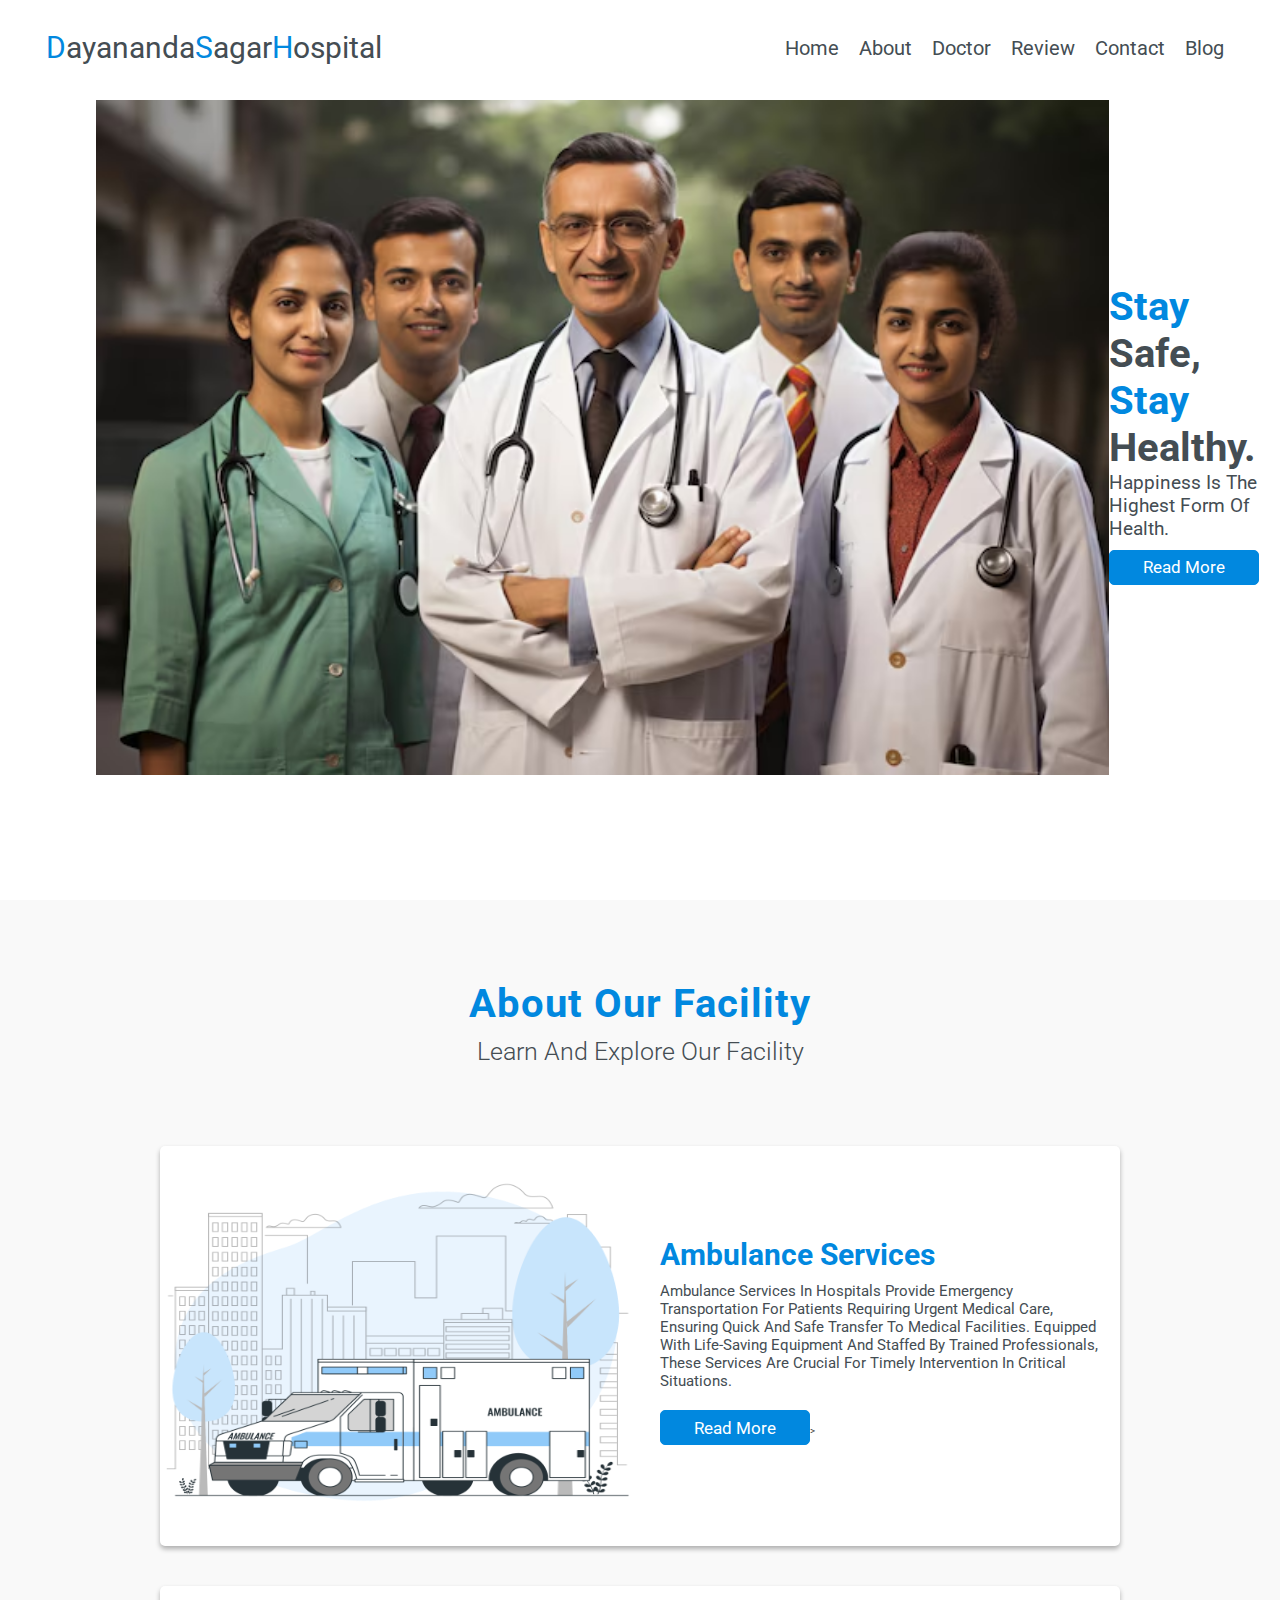
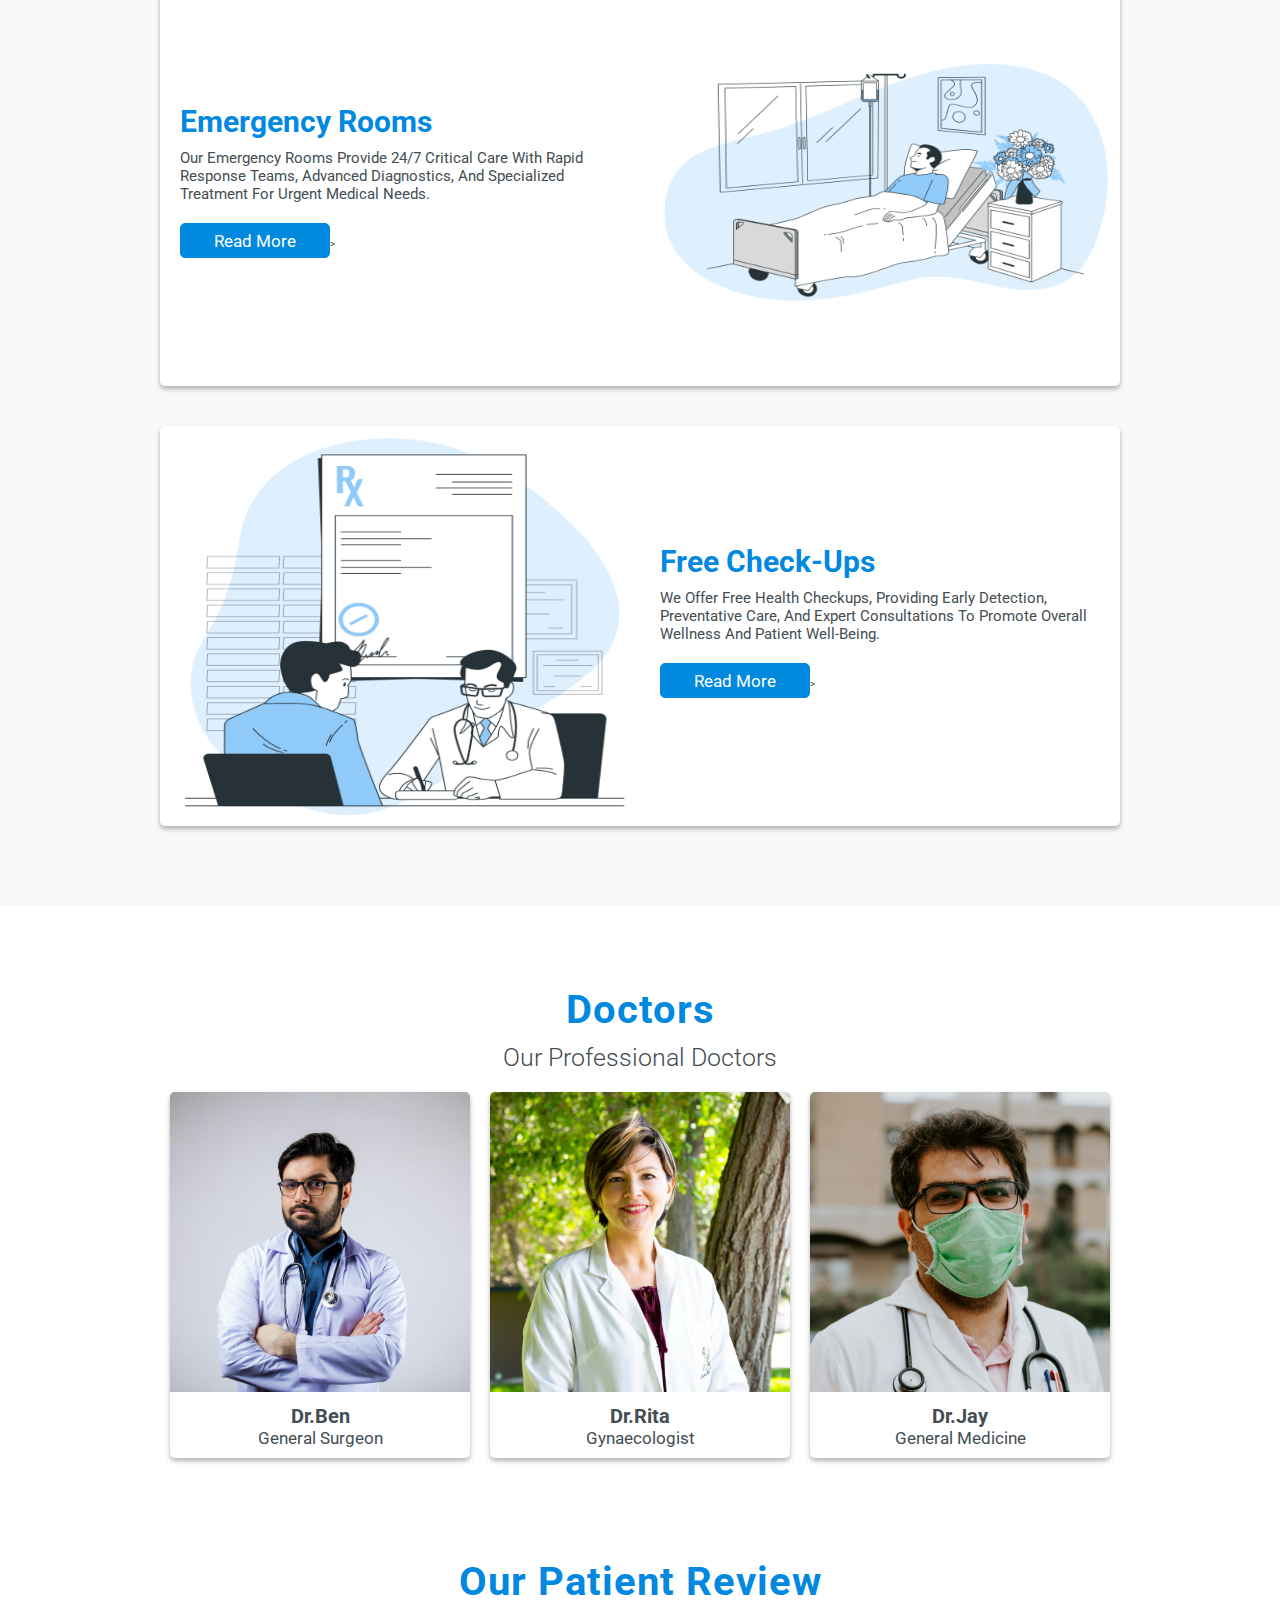
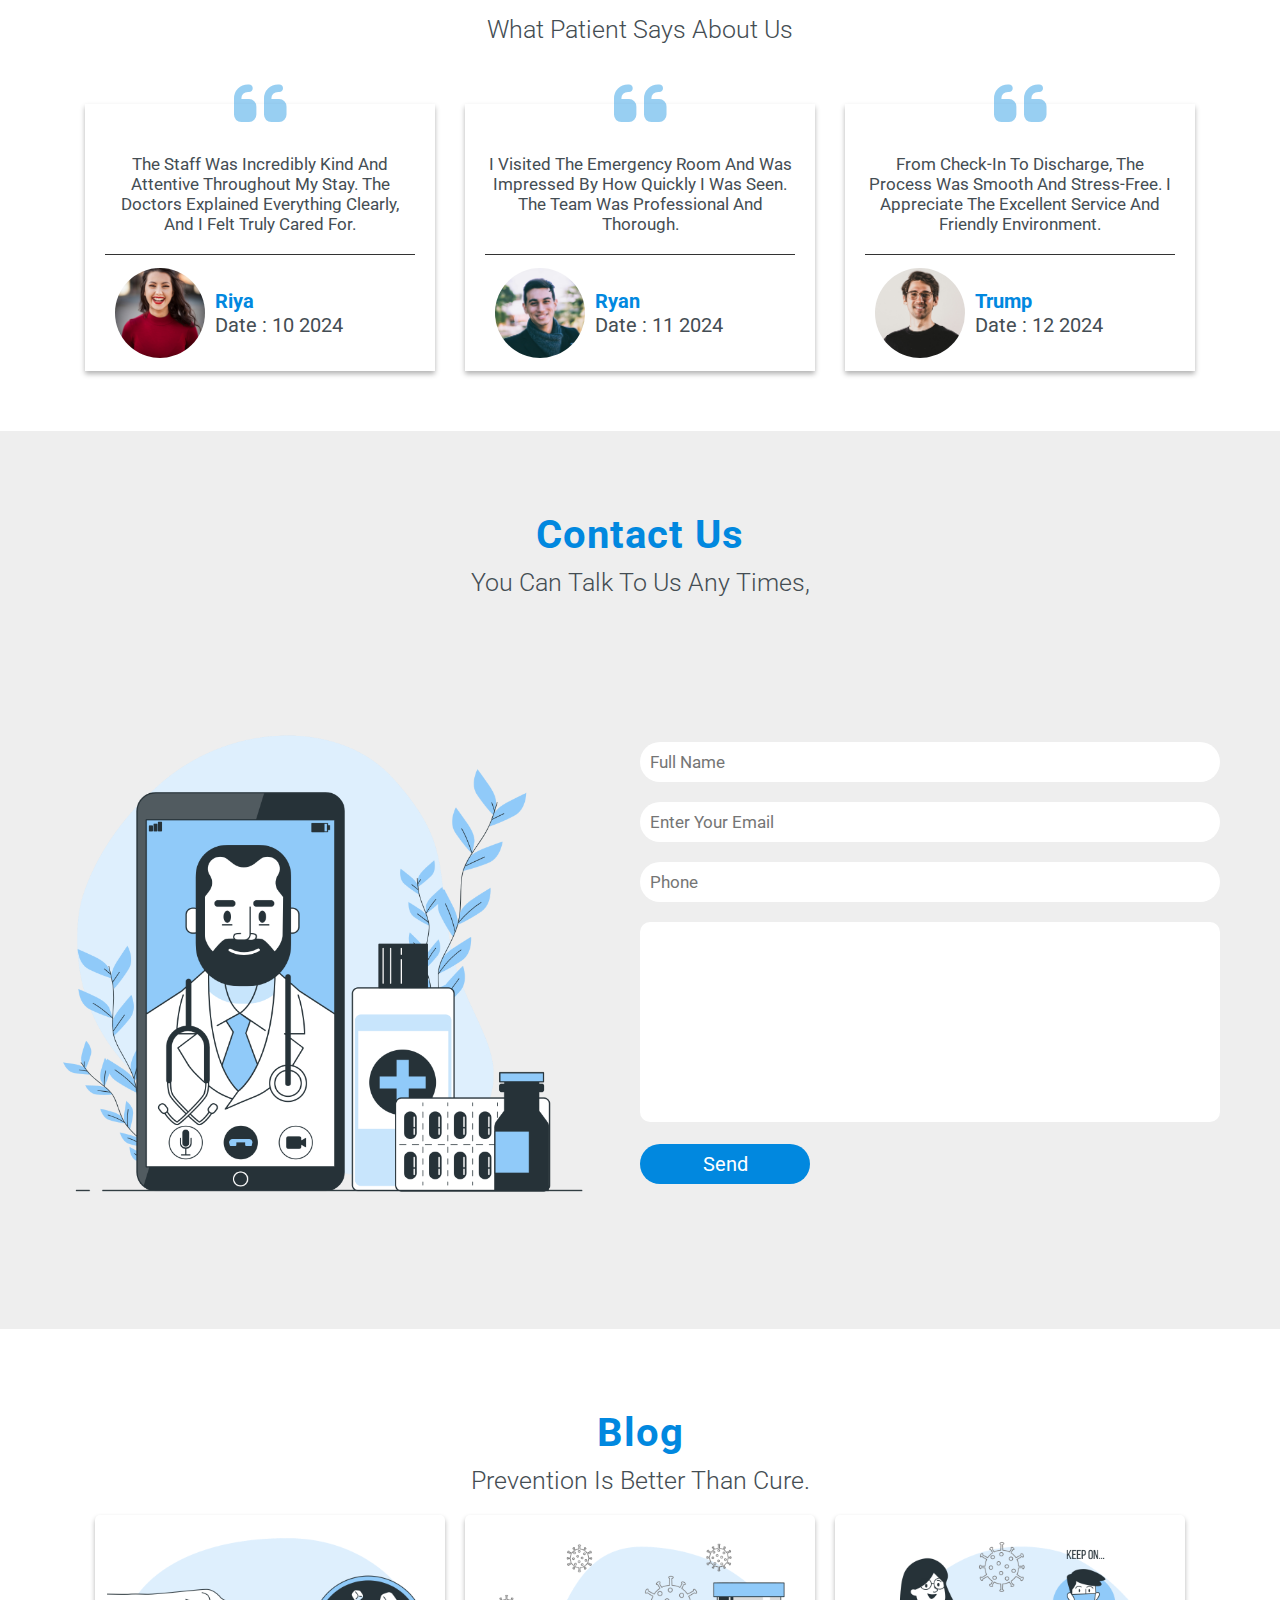
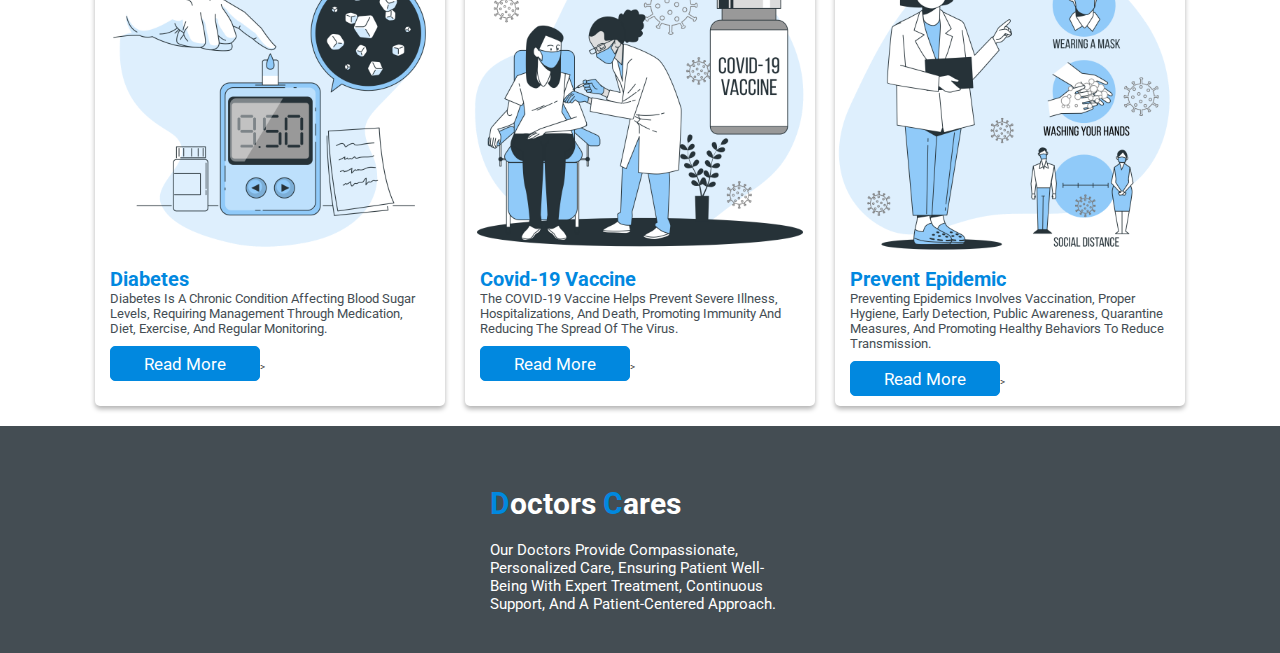
<file: HOSPITAL FACILITIES WEB/index.html>
<!DOCTYPE html>
<html lang="en">

<head>
    <meta charset="UTF-8">
    <meta name="viewport" content="width=device-width, initial-scale=1.0">
    <title>Hospital Facilities</title>

    <!-- font awesome cdn link  -->
    <link rel="stylesheet" href="https://cdnjs.cloudflare.com/ajax/libs/font-awesome/6.5.2/css/all.min.css">

    <!-- custom css file link  -->
    <link rel="stylesheet" href="./css/style.css">
</head>

<body>


    <!-- header navbar section start  -->

    <header>

        <!-- logo name  -->
        <a href="#" class="logo"><span>D</span>ayananda<span>S</span>agar<span>H</span>ospital</a>

        <!-- navbar link  -->
        <nav class="navbar">
            <ul>
                <li><a href="#home">home</a></li>
                <li><a href="#about">about</a></li>
                <li><a href="#doctor">doctor</a></li>
                <li><a href="#review">review</a></li>
                <li><a href="#contact">contact</a></li>
                <li><a href="#blog">blog</a></li>
            </ul>
        </nav>

        <div class="fas fa-bars"></div>
    </header>
    <!-- header navbar section end  -->

    <!-- home section start  -->

    <section id="home" class="home">

        <div class="row">

            <!-- home images  -->
            <div class="images">
                <img src="./images/home.png" alt="">
            </div>

            <!-- home heading  -->
            <div class="content">
                <h1><span>Stay</span> Safe, <span>Stay</span> Healthy.</h1>
                <p>Happiness Is The Highest Form Of Health.</p>
                <a href="readmore1.html" target="_self"><button class="button">read more</button></a>
            </div>
        </div>
    </section>
    <!-- home section end  -->

    <!-- about section start  -->

    <section id="about" class="about">

        <h1 class="heading">about our facility</h1>
        <h3 class="title">learn and explore our facility</h3>

        <div class="box-container">

            <!-- start here  -->
            <div class="box">
                <!-- about images  -->
                <div class="images">
                    <img src="./images/about-1.png" alt="">
                </div>
                
                <!-- about heading & text  -->
                <div class="content">
                    <h3>ambulance services</h3>
                    <p>Ambulance services in hospitals provide emergency transportation for patients requiring urgent medical care, ensuring quick and safe transfer to medical facilities. Equipped with life-saving equipment and staffed by trained professionals, these services are crucial for timely intervention in critical situations.</p>
                    <a href="ambulance.html" target="_self"><button class="button">read more</button></a>>   
                </div>
            </div>
            <!-- end here  -->

            
            <!-- start here  -->
            <div class="box">
                <!-- about images  -->
                <div class="images">
                    <img src="./images/about-2.png" alt="">
                </div>
                
                <!-- about heading & text  -->
                <div class="content">
                    <h3>emergency rooms</h3>
                    <p>Our Emergency Rooms provide 24/7 critical care with rapid response teams, advanced diagnostics, and specialized treatment for urgent medical needs.






                    </p>
                    <a href="emergencyrooms.html" target="_self"><button class="button">read more</button></a>>   
                </div>
            </div>
            <!-- end here  -->

            
            <!-- start here  -->
            <div class="box">
                <!-- about images  -->
                <div class="images">
                    <img src="./images/about-3.png" alt="">
                </div>
                
                <!-- about heading & text  -->
                <div class="content">
                    <h3>free check-ups</h3>
                    <p>We offer free health checkups, providing early detection, preventative care, and expert consultations to promote overall wellness and patient well-being.</p>
                    <a href="freecheckup.html" target="_self"><button class="button">read more</button></a>>   
                </div>
            </div>
            <!-- end here  -->
           </div>
    </section>

    <!-- about section end  -->

   
    
    <!-- card section start  -->

    <section id="doctor" class="card">

        <div class="container">

            <h1 class="heading">doctors</h1>
            <h3 class="title">our professional doctors</h3>

            <div class="box-container">

                <!-- start here  -->
                <div class="box">
                    <img src="./images/doctor-1.jpg" alt="">                
                    
                    <div class="content">
                        <a href="#">
                            <h2>Dr.Ben</h2>
                        </a>
                        <p>General Surgeon</p>

                        <!-- card icons  -->
                        
                    </div>
                </div>
                <!-- end here  -->

                 <!-- start here  -->
                 <div class="box">
                    <img src="./images/doctor-2.jpg" alt="">                
                    
                    <div class="content">
                        <a href="#">
                            <h2>Dr.Rita</h2>
                        </a>
                        <p>Gynaecologist</p>

                        <!-- card icons  -->
                        
                    </div>
                </div>
                <!-- end here  -->

                 <!-- start here  -->
                 <div class="box">
                    <img src="./images/doctor-3.jpg" alt="">                
                    
                    <div class="content">
                        <a href="#">
                            <h2>Dr.Jay</h2>
                        </a>
                        <p>General Medicine</p>

                        <!-- card icons  -->
                        
                    </div>
                </div>
                <!-- end here  -->

            </div>
        </div>
    </section>
    <!-- card section end  -->

    <!-- review section start  -->

    <section id="review" class="review">

        <h1 class="heading">our patient review</h1>
        <h3 class="title">what patient says about us</h3>

        <div class="box-container">

            <!-- start here  -->
            <div class="box">
                <i class="fas fa-quote-left"></i>
                <p>The staff was incredibly kind and attentive throughout my stay. The doctors explained everything clearly, and I felt truly cared for.</p>

                <div class="images">
                    <img src="./images/img-1.jpg" alt="">

                    <div class="info">
                        <h3>Riya</h3>
                        <span>date : 10 2024</span>
                    </div>
                </div>
            </div>
            <!-- end here  -->

            
            <!-- start here  -->
            <div class="box">
                <i class="fas fa-quote-left"></i>
                <p>I visited the emergency room and was impressed by how quickly I was seen. The team was professional and thorough.</p>

                <div class="images">
                    <img src="./images/img-2.jpg" alt="">

                    <div class="info">
                        <h3>Ryan</h3>
                        <span>date : 11 2024</span>
                    </div>
                </div>
            </div>
            <!-- end here  -->

            
            <!-- start here  -->
            <div class="box">
                <i class="fas fa-quote-left"></i>
                <p>From check-in to discharge, the process was smooth and stress-free. I appreciate the excellent service and friendly environment.</p>

                <div class="images">
                    <img src="./images/img-3.jpg" alt="">

                    <div class="info">
                        <h3>Trump</h3>
                        <span>date : 12 2024</span>
                    </div>
                </div>
            </div>
            <!-- end here  -->
        </div>
    </section>
    <!-- review section end  -->
 
    <!-- contact section start  -->

    <section id="contact" class="contact">

        <h1 class="heading">contact us</h1>
        <h3 class="title">you can talk to us any times,</h3>

        <div class="row">

            <!-- form images  -->
            <div class="images">
                <img src="./images/form.png" alt="">
            </div>

            <div class="form-container">    

            <input type="text" placeholder="full name" name="" id="">
            <input type="email" placeholder="enter your email" name="" id="">

            <input type="number" placeholder="phone" name="" id="">
            <textarea name="" cols="30" rows="10" id=""></textarea>
            <input type="submit" value="send">
            </div>
        </div>




    </section>



    <!-- contact section end  -->


    <!-- blog section start  -->

    <section id="blog" class="blog">

        <h1 class="heading">blog</h1>
        <h3 class="title">Prevention is better than cure.</h3>

        <div class="box-container">

            <!-- start here  -->
            <div class="box">
                <!-- images  -->
                <img src="./images/blog 1.png" alt="">

                <div class="content">
                    <a href="#">
                        <h2>diabetes</h2>
                    </a>
                    <p>Diabetes is a chronic condition affecting blood sugar levels, requiring management through medication, diet, exercise, and regular monitoring.</p>
                     <!-- button  -->
                     <a href="diabetes.html" target="_self"><button class="button">read more</button></a>>
                </div>
            </div>
            <!-- end here  -->

            
            <!-- start here  -->
            <div class="box">
                <!-- images  -->
                <img src="./images/blog 2.png" alt="">

                <div class="content">
                    <a href="#">
                        <h2>covid-19 vaccine</h2>
                    </a>
                    <p>The COVID-19 vaccine helps prevent severe illness, hospitalizations, and death, promoting immunity and reducing the spread of the virus.






                    </p>
                     <!-- button  -->
                     <a href="covidvaccine.html" target="_self"><button class="button">read more</button></a>>
                </div>
            </div>
            <!-- end here  -->

            
            <!-- start here  -->
            <div class="box">
                <!-- images  -->
                <img src="./images/blog 3.png" alt="">

                <div class="content">
                    <a href="#">
                        <h2>prevent epidemic</h2>
                    </a>
                    <p>Preventing epidemics involves vaccination, proper hygiene, early detection, public awareness, quarantine measures, and promoting healthy behaviors to reduce transmission.</p>
                     <!-- button  -->
                     <a href="preventepidemic.html" target="_self"><button class="button">read more</button></a>>
                </div>
            </div>
            <!-- end here  -->
        </div>
    </section>



    <!-- blog section end  -->

    <!-- footer section start  -->

    <section class="footer">

        <div class="box">
            <h2 class="logo"><span>D</span>octors <span>C</span>ares</h2>

            <p>Our doctors provide compassionate, personalized care, ensuring patient well-being with expert treatment, continuous support, and a patient-centered approach.</p>
        </div>

        


        
    </section>








    <!-- footer section end  -->
    



    










    <!-- jquery cdn link  -->
    <script src="https://cdnjs.cloudflare.com/ajax/libs/jquery/3.7.1/jquery.min.js"></script>

    <!-- custom js file link  -->
    <script src="./js/main.js"></script>
</body>

</html>
</file>
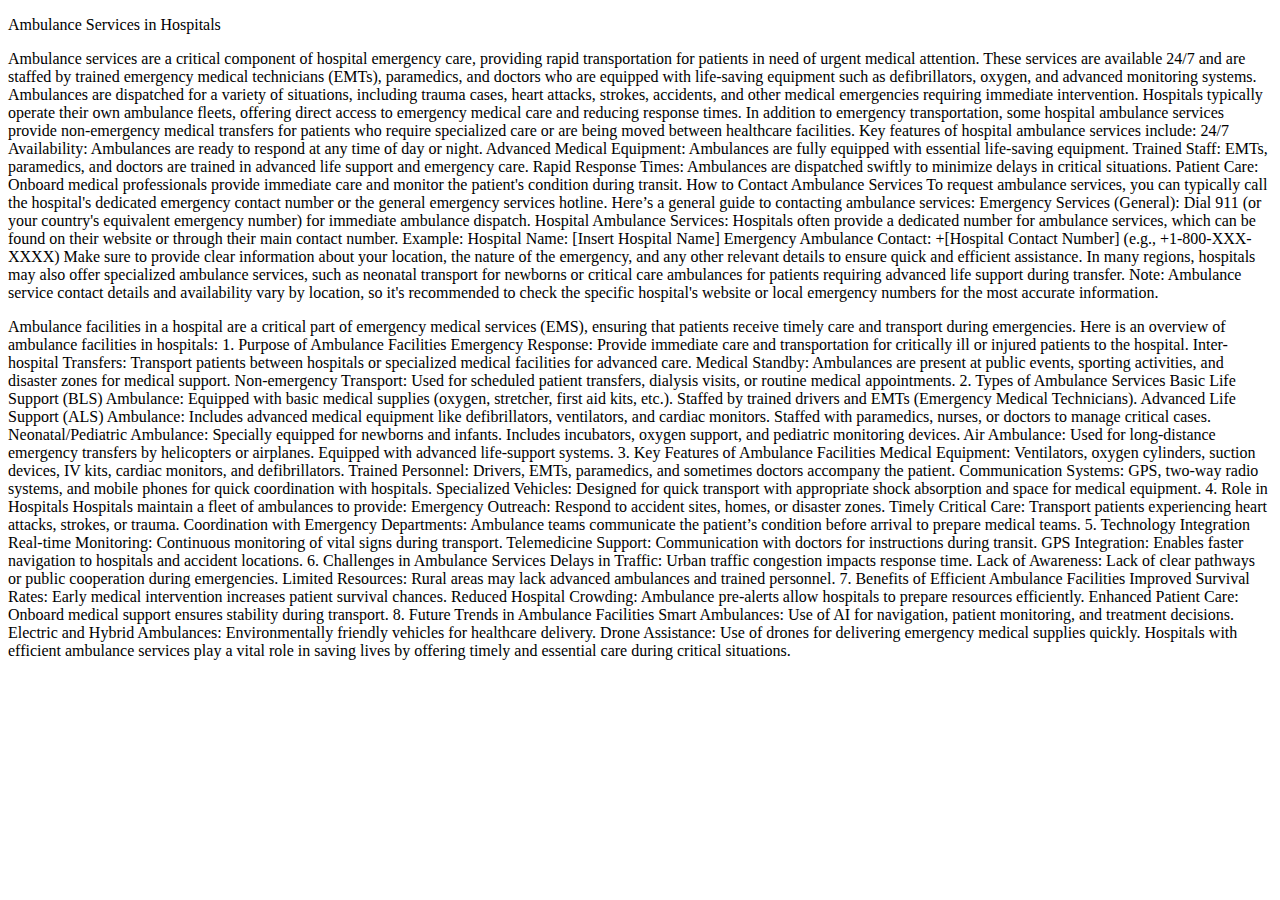
<file: HOSPITAL FACILITIES WEB/ambulance.html>
<!DOCTYPE html>
<html lang="en">
<head>
    <meta charset="UTF-8">
    <meta name="viewport" content="width=device-width, initial-scale=1.0">
    <title>Document</title>
</head>
<body>
    <p>Ambulance Services in Hospitals</p>

<p>
        Ambulance services are a critical component of hospital emergency care, providing rapid transportation for patients in need of urgent medical attention. These services are available 24/7 and are staffed by trained emergency medical technicians (EMTs), paramedics, and doctors who are equipped with life-saving equipment such as defibrillators, oxygen, and advanced monitoring systems. Ambulances are dispatched for a variety of situations, including trauma cases, heart attacks, strokes, accidents, and other medical emergencies requiring immediate intervention.
        
        Hospitals typically operate their own ambulance fleets, offering direct access to emergency medical care and reducing response times. In addition to emergency transportation, some hospital ambulance services provide non-emergency medical transfers for patients who require specialized care or are being moved between healthcare facilities.
        
        Key features of hospital ambulance services include:
        
        24/7 Availability: Ambulances are ready to respond at any time of day or night.
        Advanced Medical Equipment: Ambulances are fully equipped with essential life-saving equipment.
        Trained Staff: EMTs, paramedics, and doctors are trained in advanced life support and emergency care.
        Rapid Response Times: Ambulances are dispatched swiftly to minimize delays in critical situations.
        Patient Care: Onboard medical professionals provide immediate care and monitor the patient's condition during transit.
        How to Contact Ambulance Services
        To request ambulance services, you can typically call the hospital's dedicated emergency contact number or the general emergency services hotline. Here’s a general guide to contacting ambulance services:
        
        Emergency Services (General): Dial 911 (or your country's equivalent emergency number) for immediate ambulance dispatch.
        Hospital Ambulance Services: Hospitals often provide a dedicated number for ambulance services, which can be found on their website or through their main contact number. Example:
        Hospital Name: [Insert Hospital Name]
        Emergency Ambulance Contact: +[Hospital Contact Number] (e.g., +1-800-XXX-XXXX)
        Make sure to provide clear information about your location, the nature of the emergency, and any other relevant details to ensure quick and efficient assistance.
        
        In many regions, hospitals may also offer specialized ambulance services, such as neonatal transport for newborns or critical care ambulances for patients requiring advanced life support during transfer.
        
        Note: Ambulance service contact details and availability vary by location, so it's recommended to check the specific hospital's website or local emergency numbers for the most accurate information.</p>
        <p>
            Ambulance facilities in a hospital are a critical part of emergency medical services (EMS), ensuring that patients receive timely care and transport during emergencies. Here is an overview of ambulance facilities in hospitals:

1. Purpose of Ambulance Facilities
Emergency Response: Provide immediate care and transportation for critically ill or injured patients to the hospital.
Inter-hospital Transfers: Transport patients between hospitals or specialized medical facilities for advanced care.
Medical Standby: Ambulances are present at public events, sporting activities, and disaster zones for medical support.
Non-emergency Transport: Used for scheduled patient transfers, dialysis visits, or routine medical appointments.
2. Types of Ambulance Services
Basic Life Support (BLS) Ambulance:
Equipped with basic medical supplies (oxygen, stretcher, first aid kits, etc.).
Staffed by trained drivers and EMTs (Emergency Medical Technicians).
Advanced Life Support (ALS) Ambulance:
Includes advanced medical equipment like defibrillators, ventilators, and cardiac monitors.
Staffed with paramedics, nurses, or doctors to manage critical cases.
Neonatal/Pediatric Ambulance:
Specially equipped for newborns and infants.
Includes incubators, oxygen support, and pediatric monitoring devices.
Air Ambulance:
Used for long-distance emergency transfers by helicopters or airplanes.
Equipped with advanced life-support systems.
3. Key Features of Ambulance Facilities
Medical Equipment:
Ventilators, oxygen cylinders, suction devices, IV kits, cardiac monitors, and defibrillators.
Trained Personnel:
Drivers, EMTs, paramedics, and sometimes doctors accompany the patient.
Communication Systems:
GPS, two-way radio systems, and mobile phones for quick coordination with hospitals.
Specialized Vehicles:
Designed for quick transport with appropriate shock absorption and space for medical equipment.
4. Role in Hospitals
Hospitals maintain a fleet of ambulances to provide:
Emergency Outreach: Respond to accident sites, homes, or disaster zones.
Timely Critical Care: Transport patients experiencing heart attacks, strokes, or trauma.
Coordination with Emergency Departments: Ambulance teams communicate the patient’s condition before arrival to prepare medical teams.
5. Technology Integration
Real-time Monitoring: Continuous monitoring of vital signs during transport.
Telemedicine Support: Communication with doctors for instructions during transit.
GPS Integration: Enables faster navigation to hospitals and accident locations.
6. Challenges in Ambulance Services
Delays in Traffic: Urban traffic congestion impacts response time.
Lack of Awareness: Lack of clear pathways or public cooperation during emergencies.
Limited Resources: Rural areas may lack advanced ambulances and trained personnel.
7. Benefits of Efficient Ambulance Facilities
Improved Survival Rates: Early medical intervention increases patient survival chances.
Reduced Hospital Crowding: Ambulance pre-alerts allow hospitals to prepare resources efficiently.
Enhanced Patient Care: Onboard medical support ensures stability during transport.
8. Future Trends in Ambulance Facilities
Smart Ambulances: Use of AI for navigation, patient monitoring, and treatment decisions.
Electric and Hybrid Ambulances: Environmentally friendly vehicles for healthcare delivery.
Drone Assistance: Use of drones for delivering emergency medical supplies quickly.
Hospitals with efficient ambulance services play a vital role in saving lives by offering timely and essential care during critical situations.








        </p>
</body>
</html>
</file>
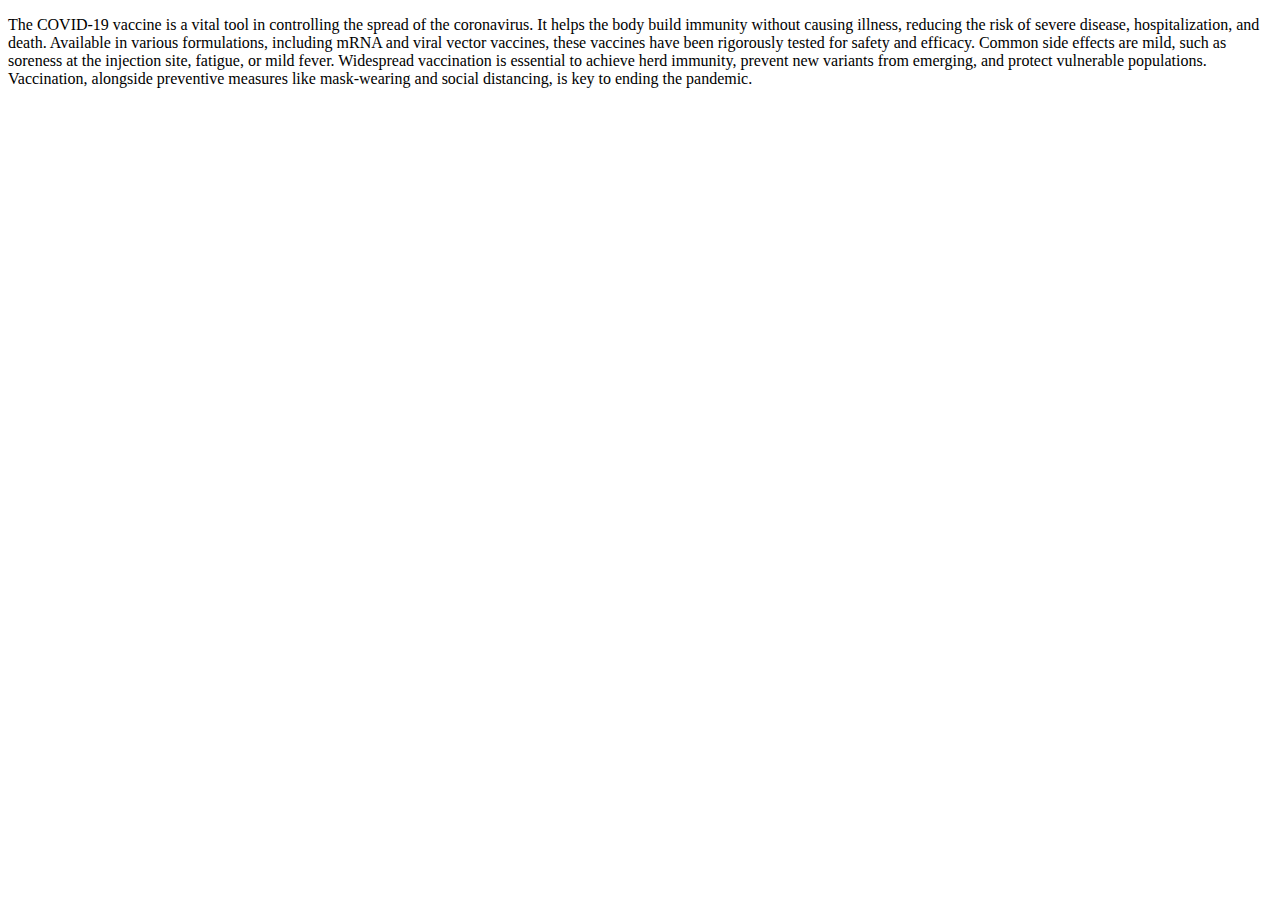
<file: HOSPITAL FACILITIES WEB/covidvaccine.html>
<!DOCTYPE html>
<html lang="en">
<head>
    <meta charset="UTF-8">
    <meta name="viewport" content="width=device-width, initial-scale=1.0">
    <title>Document</title>
</head>
<body>
    <p>The COVID-19 vaccine is a vital tool in controlling the spread of the coronavirus. It helps the body build immunity without causing illness, reducing the risk of severe disease, hospitalization, and death. Available in various formulations, including mRNA and viral vector vaccines, these vaccines have been rigorously tested for safety and efficacy. Common side effects are mild, such as soreness at the injection site, fatigue, or mild fever. Widespread vaccination is essential to achieve herd immunity, prevent new variants from emerging, and protect vulnerable populations. Vaccination, alongside preventive measures like mask-wearing and social distancing, is key to ending the pandemic.</p>
</body>
</html>
</file>
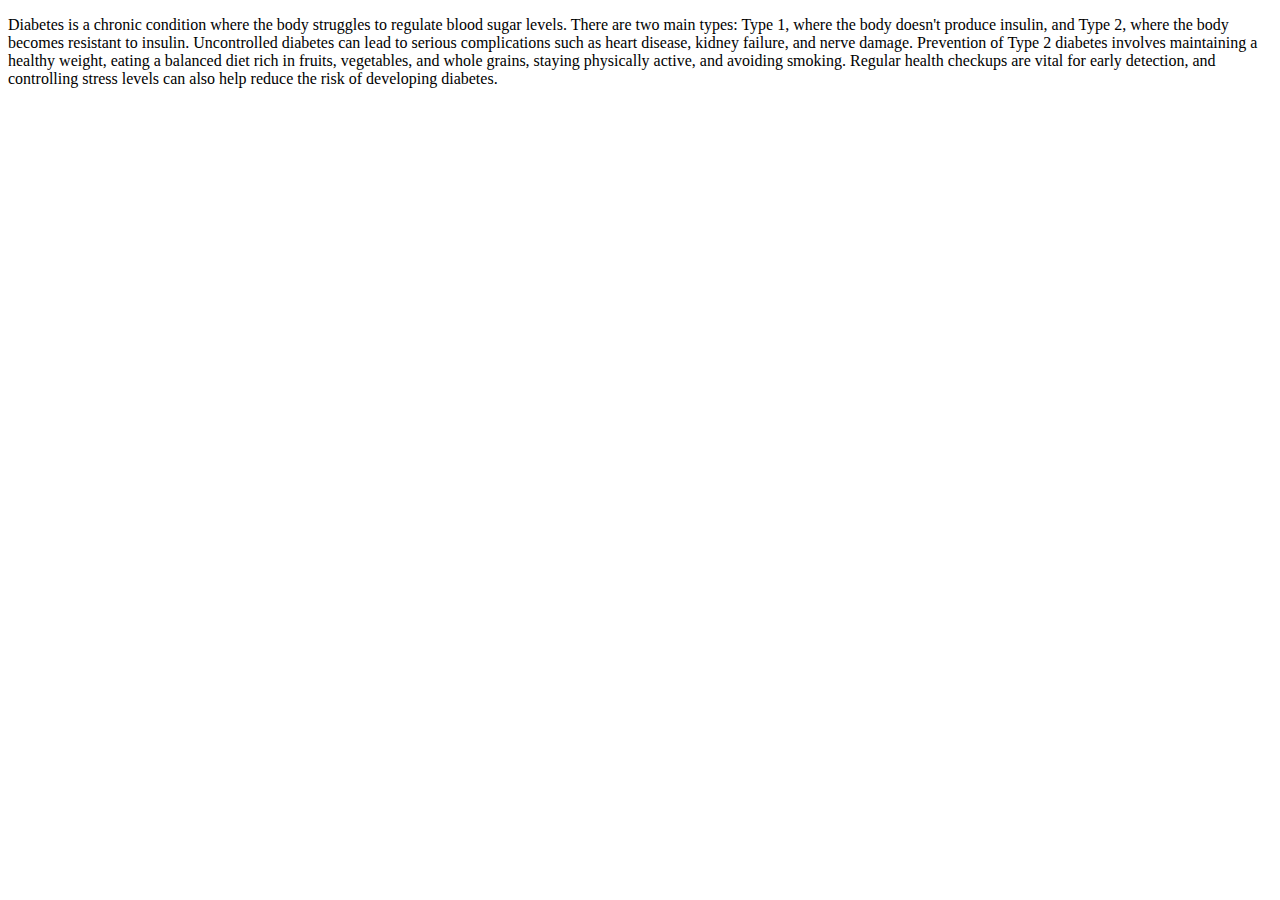
<file: HOSPITAL FACILITIES WEB/diabetes.html>
<!DOCTYPE html>
<html lang="en">
<head>
    <meta charset="UTF-8">
    <meta name="viewport" content="width=device-width, initial-scale=1.0">
    <title>Document</title>
</head>
<body>
    <p>Diabetes is a chronic condition where the body struggles to regulate blood sugar levels. There are two main types: Type 1, where the body doesn't produce insulin, and Type 2, where the body becomes resistant to insulin. Uncontrolled diabetes can lead to serious complications such as heart disease, kidney failure, and nerve damage. Prevention of Type 2 diabetes involves maintaining a healthy weight, eating a balanced diet rich in fruits, vegetables, and whole grains, staying physically active, and avoiding smoking. Regular health checkups are vital for early detection, and controlling stress levels can also help reduce the risk of developing diabetes.</p>
</body>
</html>
</file>
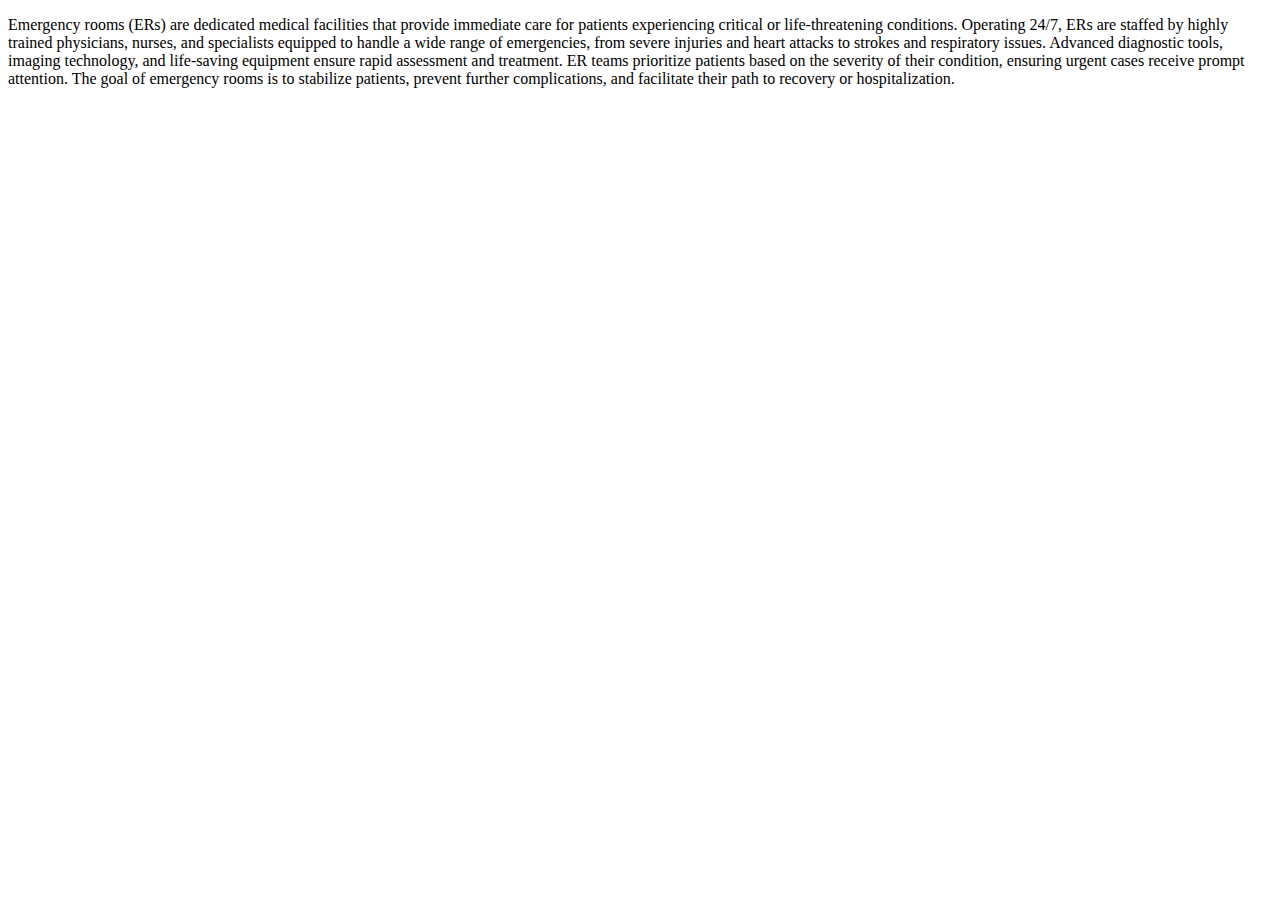
<file: HOSPITAL FACILITIES WEB/emergencyrooms.html>
<!DOCTYPE html>
<html lang="en">
<head>
    <meta charset="UTF-8">
    <meta name="viewport" content="width=device-width, initial-scale=1.0">
    <title>Document</title>
</head>
<body>
    <p>Emergency rooms (ERs) are dedicated medical facilities that provide immediate care for patients experiencing critical or life-threatening conditions. Operating 24/7, ERs are staffed by highly trained physicians, nurses, and specialists equipped to handle a wide range of emergencies, from severe injuries and heart attacks to strokes and respiratory issues. Advanced diagnostic tools, imaging technology, and life-saving equipment ensure rapid assessment and treatment. ER teams prioritize patients based on the severity of their condition, ensuring urgent cases receive prompt attention. The goal of emergency rooms is to stabilize patients, prevent further complications, and facilitate their path to recovery or hospitalization.</p>
</body>
</html>
</file>
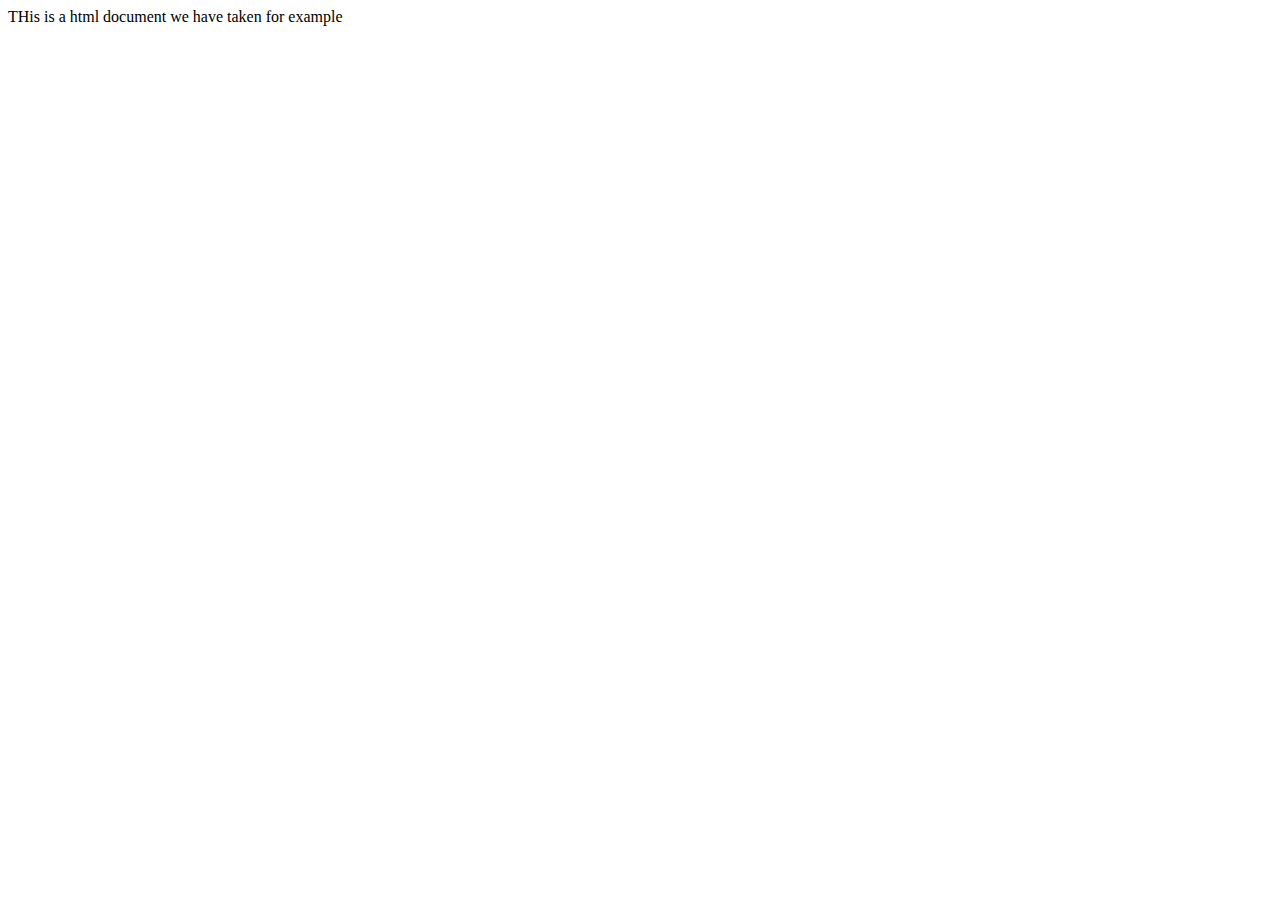
<file: HOSPITAL FACILITIES WEB/example.html>
<!DOCTYPE html>
<html lang="en">
<head>
    <meta charset="UTF-8">
    <meta name="viewport" content="width=device-width, initial-scale=1.0">
    <title>Document</title>
</head>
<body>
    THis is a html document we have taken for example
</body>
</html>
</file>
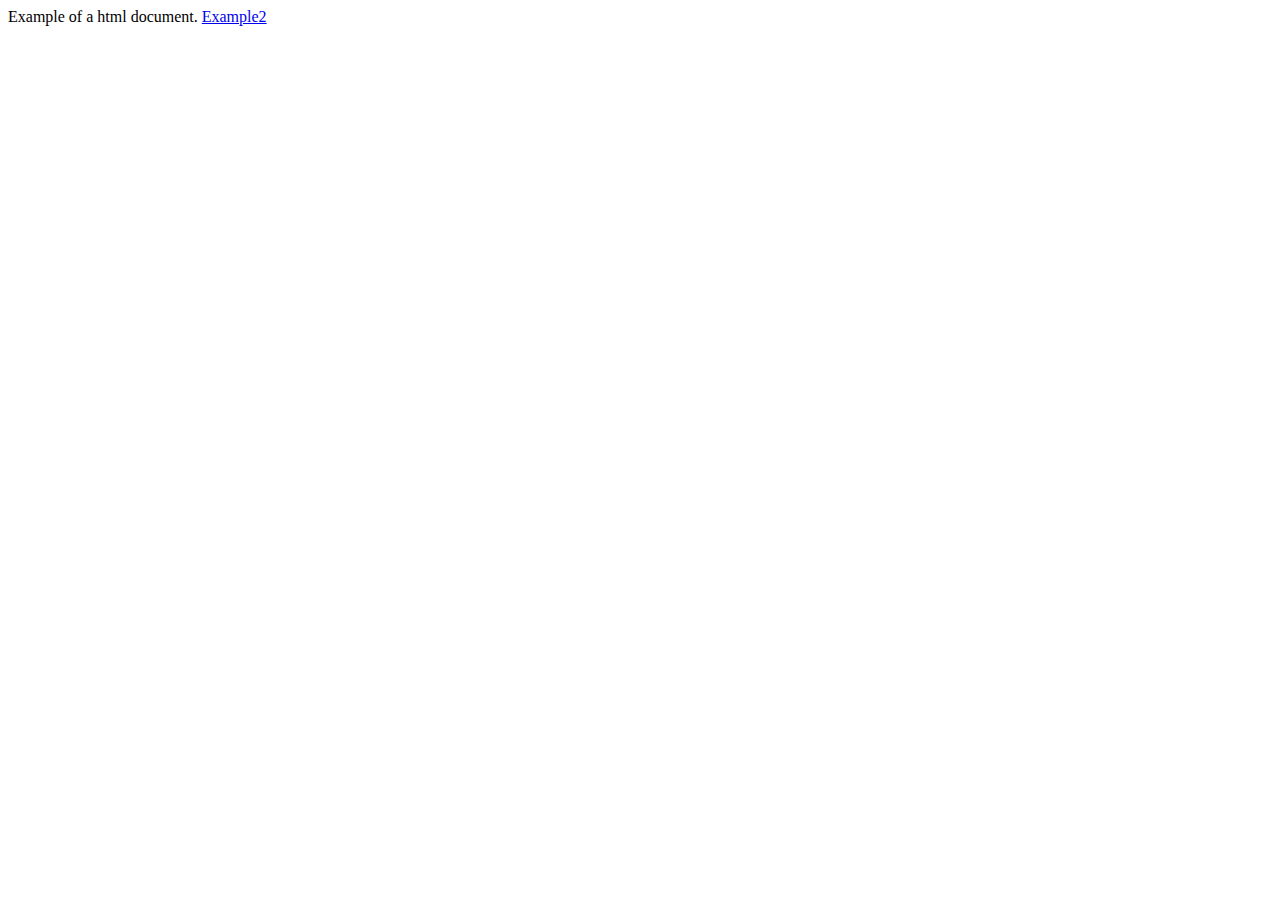
<file: HOSPITAL FACILITIES WEB/example1.html>
<!DOCTYPE html>
<html lang="en">
<head>
    <meta charset="UTF-8">
    <meta name="viewport" content="width=device-width, initial-scale=1.0">
    <title>Document</title>
</head>
<body>
    Example of a html document.
    <a href="example.html" target="_self">Example2</a>
</body>
</html>
</file>
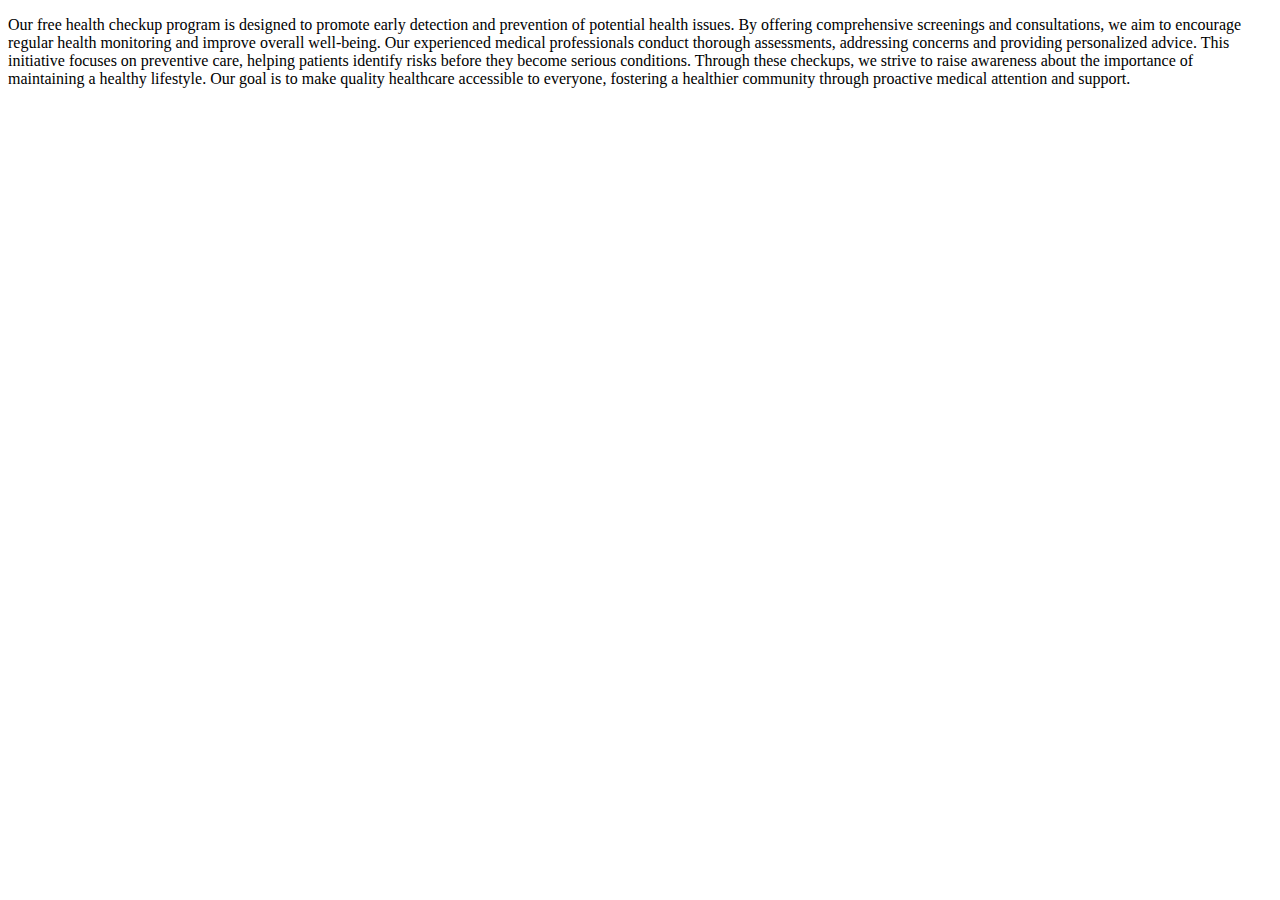
<file: HOSPITAL FACILITIES WEB/freecheckup.html>
<!DOCTYPE html>
<html lang="en">
<head>
    <meta charset="UTF-8">
    <meta name="viewport" content="width=device-width, initial-scale=1.0">
    <title>Document</title>
</head>
<body>
    <p>Our free health checkup program is designed to promote early detection and prevention of potential health issues. By offering comprehensive screenings and consultations, we aim to encourage regular health monitoring and improve overall well-being. Our experienced medical professionals conduct thorough assessments, addressing concerns and providing personalized advice. This initiative focuses on preventive care, helping patients identify risks before they become serious conditions. Through these checkups, we strive to raise awareness about the importance of maintaining a healthy lifestyle. Our goal is to make quality healthcare accessible to everyone, fostering a healthier community through proactive medical attention and support.</p>
</body>
</html>
</file>
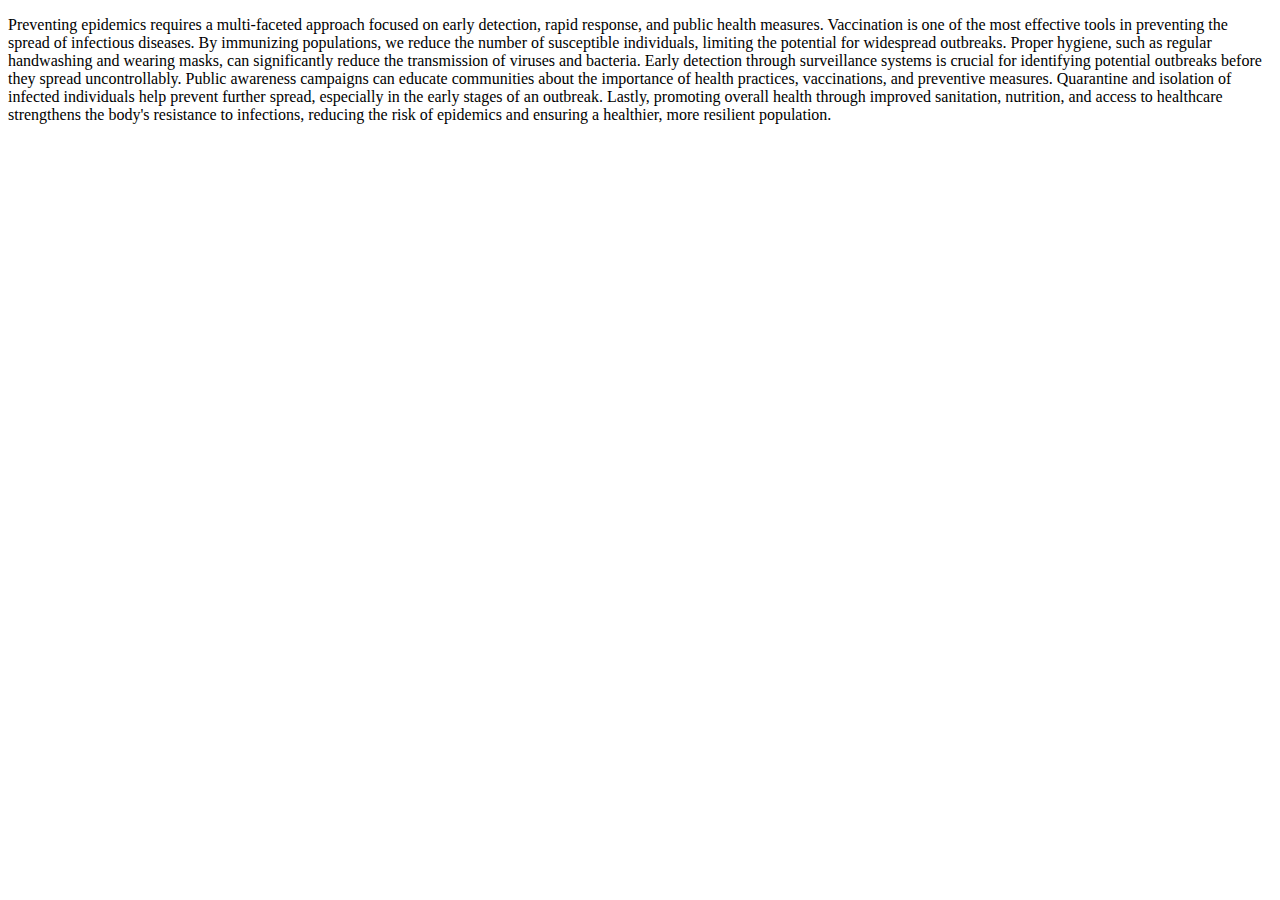
<file: HOSPITAL FACILITIES WEB/preventepidemic.html>
<!DOCTYPE html>
<html lang="en">
<head>
    <meta charset="UTF-8">
    <meta name="viewport" content="width=device-width, initial-scale=1.0">
    <title>Document</title>
</head>
<body>
    <p>Preventing epidemics requires a multi-faceted approach focused on early detection, rapid response, and public health measures. Vaccination is one of the most effective tools in preventing the spread of infectious diseases. By immunizing populations, we reduce the number of susceptible individuals, limiting the potential for widespread outbreaks. Proper hygiene, such as regular handwashing and wearing masks, can significantly reduce the transmission of viruses and bacteria.

        Early detection through surveillance systems is crucial for identifying potential outbreaks before they spread uncontrollably. Public awareness campaigns can educate communities about the importance of health practices, vaccinations, and preventive measures. Quarantine and isolation of infected individuals help prevent further spread, especially in the early stages of an outbreak.
        
        Lastly, promoting overall health through improved sanitation, nutrition, and access to healthcare strengthens the body's resistance to infections, reducing the risk of epidemics and ensuring a healthier, more resilient population.</p>
</body>
</html>
</file>
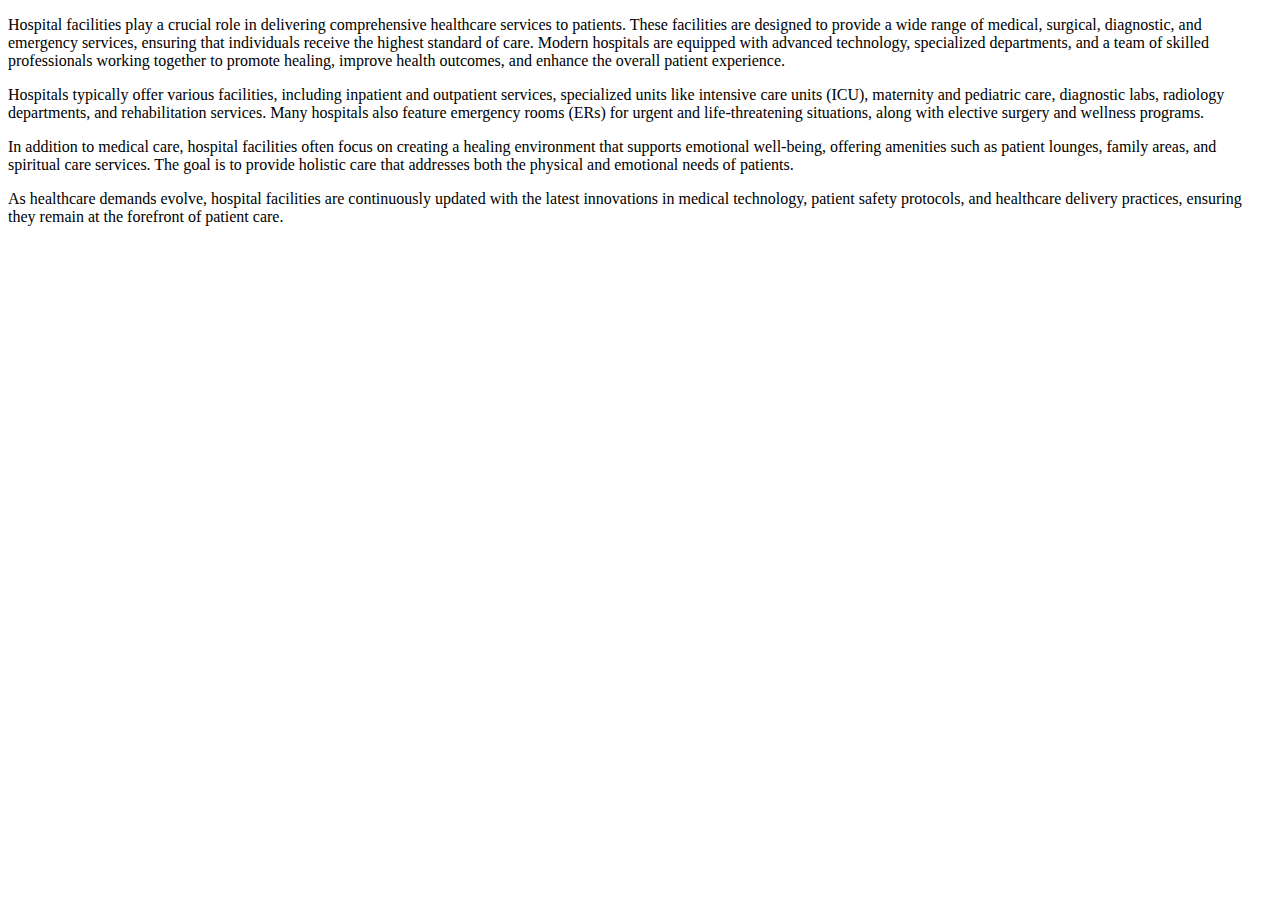
<file: HOSPITAL FACILITIES WEB/readmore1.html>
<!DOCTYPE html>
<html lang="en">
<head>
    <meta charset="UTF-8">
    <meta name="viewport" content="width=device-width, initial-scale=1.0">
    <title>Document</title>
</head>
<body>
    <p>Hospital facilities play a crucial role in delivering comprehensive healthcare services to patients. These facilities are designed to provide a wide range of medical, surgical, diagnostic, and emergency services, ensuring that individuals receive the highest standard of care. Modern hospitals are equipped with advanced technology, specialized departments, and a team of skilled professionals working together to promote healing, improve health outcomes, and enhance the overall patient experience.
</p>
<p>
        Hospitals typically offer various facilities, including inpatient and outpatient services, specialized units like intensive care units (ICU), maternity and pediatric care, diagnostic labs, radiology departments, and rehabilitation services. Many hospitals also feature emergency rooms (ERs) for urgent and life-threatening situations, along with elective surgery and wellness programs.
        </p><p>
        In addition to medical care, hospital facilities often focus on creating a healing environment that supports emotional well-being, offering amenities such as patient lounges, family areas, and spiritual care services. The goal is to provide holistic care that addresses both the physical and emotional needs of patients.
        </p>
        <p>
        As healthcare demands evolve, hospital facilities are continuously updated with the latest innovations in medical technology, patient safety protocols, and healthcare delivery practices, ensuring they remain at the forefront of patient care.
        
        
        
        </p>
</body>
</html>
</file>
<file: HOSPITAL FACILITIES WEB/css/style.css>
/* google font   */
 @import url('https://fonts.googleapis.com/css2?family=Roboto:ital,wght@0,100;0,300;0,400;0,500;0,700;0,900;1,100;1,300;1,400;1,500;1,700;1,900&display=swap');

 /* root color  */
 :root{
   --blue:#0188df;
   --black:#444d53;
   --wight:#fff;
 }

 /* custom css  */
 *{
   font-family: "Roboto", sans-serif;
   margin: 0; padding: 0;
   text-decoration: none;
   text-transform: capitalize;
   outline: none;
   box-sizing: border-box;
   transition: all linear .2s;
 }

 html{
   font-size: 62.5%;
   overflow-x: hidden;
 }

/* button  */
.button{
   height: 3.5rem;
   width: 15rem;
   background: var(--blue);
   color: var(--wight);
   font-size: 1.7rem;
   text-transform: capitalize;
   border-radius: .5rem;
   cursor: pointer;
   margin: 1rem 0;
   border: .1rem solid var(--blue);
}

.button:hover{
   border: .1rem solid var(--blue);
   background: var(--wight);
   color: var(--blue);
   letter-spacing: .2rem;
}

/* heading  */
.heading{
   text-align: center;
   font-size: 4rem;
   padding: 1rem;
   padding-top: 8rem;
   color: var(--blue);
   letter-spacing: .1rem;
}
/* title  */
.title{
   text-align: center;
   padding: 0rem 1rem;
   font-size: 2.5rem;
   color: var(--black);
   font-weight: 300;
}



 /* header navbar section start  */

 header{
   width: 96%;
   background: var(--wight);
   position:fixed;
   top: 2rem;
   left: 50%;
   transform: translate(-50%);
   display: flex;
   align-items: center;
   justify-content: space-between;
   padding: 1rem 2rem;
   z-index: 1000;
 }

 /* logo name  */
 header a{
   color: var(--black);
 }

 header a:hover{
   color: var(--blue);
 }

 header .logo{
   font-size: 3rem;
 }

 header .logo span{
   color: var(--blue);
 }

 /* navbar link  */
 header .navbar ul{
   display: flex;
   align-items: center;
   justify-content: space-between;
   list-style: none;
 }

 header .navbar ul li{
   margin: 0 1rem;
 }

 header .navbar ul li a{
   font-size: 2rem;
   color: var(--black);
 }

 header .navbar ul li a:hover{
   color: var(--blue);
 }

header .fa-bars{
   font-size: 3rem;
   color: var(--blue);
   cursor: pointer;
   display: none;
}

header .fa-times{
   transform: rotate(180deg);
}


.header-active{
   top: 0;
   width: 100%;
   box-shadow: .1rem .3rem rgba(0,0,0,.3);
}



 /* header navbar section end  */

 /* home section start  */

 .home{
   min-height: 100vh;
   padding-top: 10rem;
 }

 .home .row{
   display: flex;
   align-items: center;
   justify-content: space-around;
   width: 85%;
   margin: 0 auto;
 }

 /* home images  */
 .home .row .images img{
   height: 75vh;
 }

 /* home heading  */
 .home .content h1{
   font-size: 4rem;
   color: var(--black);
 }

 .home .content h1 span{
   color: var(--blue);
 }

 .home .content p{
   font-size: 1.9rem;
   color: var(--black);
 }


 /* home section end  */


 /* about section start  */
 .about{
   background-color: #f9f9f9;
 }

 .about .box-container{
   padding: 4rem 0;
 }

 .about .box-container .box{
   width: 75%;
   margin: 4rem auto;
   border-radius: .5rem;
   box-shadow: 0 .3rem .5rem rgba(0,0,0,.3);
   display: flex;
   align-items: center;
   overflow: hidden;
   background: var(--wight);
 }

 /* about images  */
 .about .box-container .box .images{
   height: 40rem;
   width: 50%;
 }

 .about .box-container .box .images img{
   height: 100%;
   width: 100%;
 }

 /* about heading & text */
 .about .box-container .box .content{
   height: 100%;
   width: 50%;
   padding: 2rem;
 }

 .about .box-container .box .content h3{
   font-size: 3rem;
   color: var(--blue);
   display: flex;
   align-items: start;
 }

 .about .box-container .box .content p{
   font-size: 1.5rem;
   color: var(--black);
   padding: 1rem 0;
   text-align: start;
 }

 .about .box-container .box:nth-child(even){
   flex-flow: row-reverse;
 }
 

  /* about section end  */
 
 /* card section start  */

 .card .box-container{
   display: flex;
   justify-content: center;
   flex-wrap: wrap;
 }

 .card .box-container .box{
   width: 30rem;
   margin: 2rem 1rem;
   overflow: hidden;
   border-radius: .5rem;
   box-shadow: 0 .3rem .5rem rgba(0,0,0,.3);
 }

 /* card images  */
 .card .box-container .box img{
   height: 30rem;
   width: 100%;
   object-fit: cover;
 }

 .card .box-container .box .content{
   padding: 1rem 1.3rem;
 }

 .card .box-container .box .content h2{
   font-size: 2rem ;
   text-align: center;
   color: var(--black);
 }

 .card .box-container .box .content h2:hover{
   color: var(--blue);
   text-decoration: underline;
 }

 .card .box-container .box .content p{
   font-size: 1.7rem;
   text-align: center;
   color: var(--black);
 }

 .card .box-container .box .content .icons{
   text-align: center;
 }
 
 .card .box-container .box .content .icons a{
   font-size: 2rem;
   color: var(--blue);
   text-align: center;
   margin: 1rem;
 }
 /* card section end  */

 /* review section start  */
 .review .box-container{
   display: flex;
   justify-content: center;
   flex-wrap: wrap;
   padding: 2rem 0;
 }

 .review .box-container .box{
   width: 35rem;
   text-align: center;
   padding: 0 2rem;
   margin: 4rem 1.5rem;
   box-shadow: 0 .3rem .5rem rgba(0,0,0,.3);
 }

 /* images  */
 .review .box-container .box .images{
   display: flex;
   align-items: center;
   text-align: left;
   padding: .5rem 0;
   border-top: .1rem solid #333;
 }

 .review .box-container .box .images img{
   height: 9rem;
   width: 9rem;
   border-radius: 50%;
   object-fit: cover;
   margin: .8rem 1rem;
 }

 .review .box-container .box i{
   font-size: 6rem ;
   margin-top: -3rem;
   color: var(--blue);
   opacity: .4;
 }

 
 .review .box-container .box p{
   color: var(--black);
   font-size: 1.7rem;
   padding: 2rem 0;
 }

 .review .box-container .box .info h3{
   color: var(--blue);
   font-size: 2rem;
 }
 .review .box-container .box .info span{
   color: var(--black);
   font-size: 2rem;
 }
 /* review section end */

 /* contact section start  */
 .contact{
   background: #eee;
 }

 .contact .row{
   display: flex;
   align-items: center;
   justify-content: center;
   padding: 5rem 0;
 }

 .contact .row .images img{
   width: 50vw;
   height: 70vh;
 }

 .contact .row  .form-container{
   width: 50%;
   padding-right: 6rem;
 }

 .contact .row  .form-container input, textarea{
   height: 4rem;
   width: 100%;
   background: var(--wight);
   border: none;
   border-radius: 5rem;
   padding: 0 1rem;
   margin: 1rem 0;
   color: var(--blue);
   font-size: 1.7rem;
 }

 .contact .row  .form-container input:focus , textarea:focus{
   border: .2rem solid var(--blue);
 }

 .contact .row  .form-container textarea{
   height: 20rem;
   border-radius: 1rem;
   padding: 1rem;
   resize: none;
 }

 .contact .row  .form-container input[type="submit"]{
   width: 17rem;
   background: var(--blue);
   color: var(--wight);
   cursor: pointer;
   font-size: 2rem;
 }

 .contact .row  .form-container input[type="submit"]:hover{
   background: var(--wight);
   color: var(--blue);
   border: .2rem solid var(--blue);
 }
 /* contact section end  */

 /* bolg section start  */
 .blog .box-container{
   display: flex;
   justify-content: center;
   flex-wrap: wrap;
 }

 .blog .box-container .box{
   width: 35rem;
   margin: 2rem 1rem;
   overflow: hidden;
   border-radius: .5rem;
   box-shadow: 0 .3rem .5rem rgba(0,0,0,.3);
 }

 /* blog images  */
 .blog .box-container .box img{
   width: 100%;
   object-fit: cover;
 }

 .blog .box-container .box .content{
   padding: 0 1.5rem;
 }

 .blog .box-container .box .content h2{
   font-size: 2rem;
   color: var(--blue);
 }

 .blog .box-container .box .content p{
   font-size: 1.3rem;
   color: var(--black);
 }
 /* bolg section end  */

 /* footer section start  */
.footer{
 background: var(--black);
 display: flex;
 justify-content: center;
 flex-wrap: wrap;
 padding: 2rem 0;
}

.footer .box{
 width: 30rem;
 margin: 2rem;
 text-align: center;
}

.footer .box:nth-child(1){
 text-align: left;
}

/* logo  */

.footer .box .logo{
 padding: 2rem 0;
 font-size: 3rem;
 color: var(--wight);
}

.footer .box .logo:hover{
 color: var(--blue);
}

.footer .box .logo span{
 color: var(--blue);
}

.footer .box p{
 font-size: 1.5rem;
 color: var(--wight);
}

.footer .box a{
 color: var(--wight);
 font-size: 2rem;
 display: block;
 padding: .2rem 0;
}

.footer .box a:hover{
 text-decoration: underline;
}


.footer .credit{
 width: 85%;
 padding-top: 1rem;
 font-size: 2rem;
 color: var(--wight);
 text-align: center;
 border-top: .2rem solid var(--wight);
}

.footer .credit span{
 color: var(--blue);
 text-decoration: underline;
 letter-spacing: .5rem;
}



 /* footer section end  */

















 /* media query  */

 @media (max-width:768px){

   html{
       font-size: 55%;
   }

   header .fa-bars{
       display: block;
   }
   
   header .navbar{
       position: fixed;
       top: -100rem; left: 0;
       width: 100%;
       background: var(--wight);
       opacity: 0;
   }

   header .navbar ul{
       flex-flow: column;
       padding: 2rem 0;
   }

   header .navbar ul li{
       margin: 1rem 0;
       width: 100%;
       text-align: center;
   }

   header .navbar ul li a{
       font-size: 3rem;
       display: block;
   }

   header .nav-toggle{
       top: 5.5rem;
       opacity: 1;
   }

   /* home media query  */

   .home .row{
       flex-flow: column;
   }

   .home .row .content{
       text-align: center;
   }

   /* home images  */
   .home .row .images img{
       width: 100%;
   }

 /* about media query  */
  .about .box-container .box{
   flex-flow: column;
   width: 90%;
  }

  .about .box-container .box:nth-child(even){
   flex-flow: column;
  }

  .about .box-container .box .images{
   width: 100%;
  }

  .about .box-container .box .content{
   width: 100%;
  }
  
  /* contact form  */
  .contact .row{
   flex-flow: column;
  }

  .contact .row .images img{
   height: 50vh;
   width: 90vw;
  }

  .contact .row .form-container{
   width: 90%;
   padding: 0;
  }
 }
</file>
